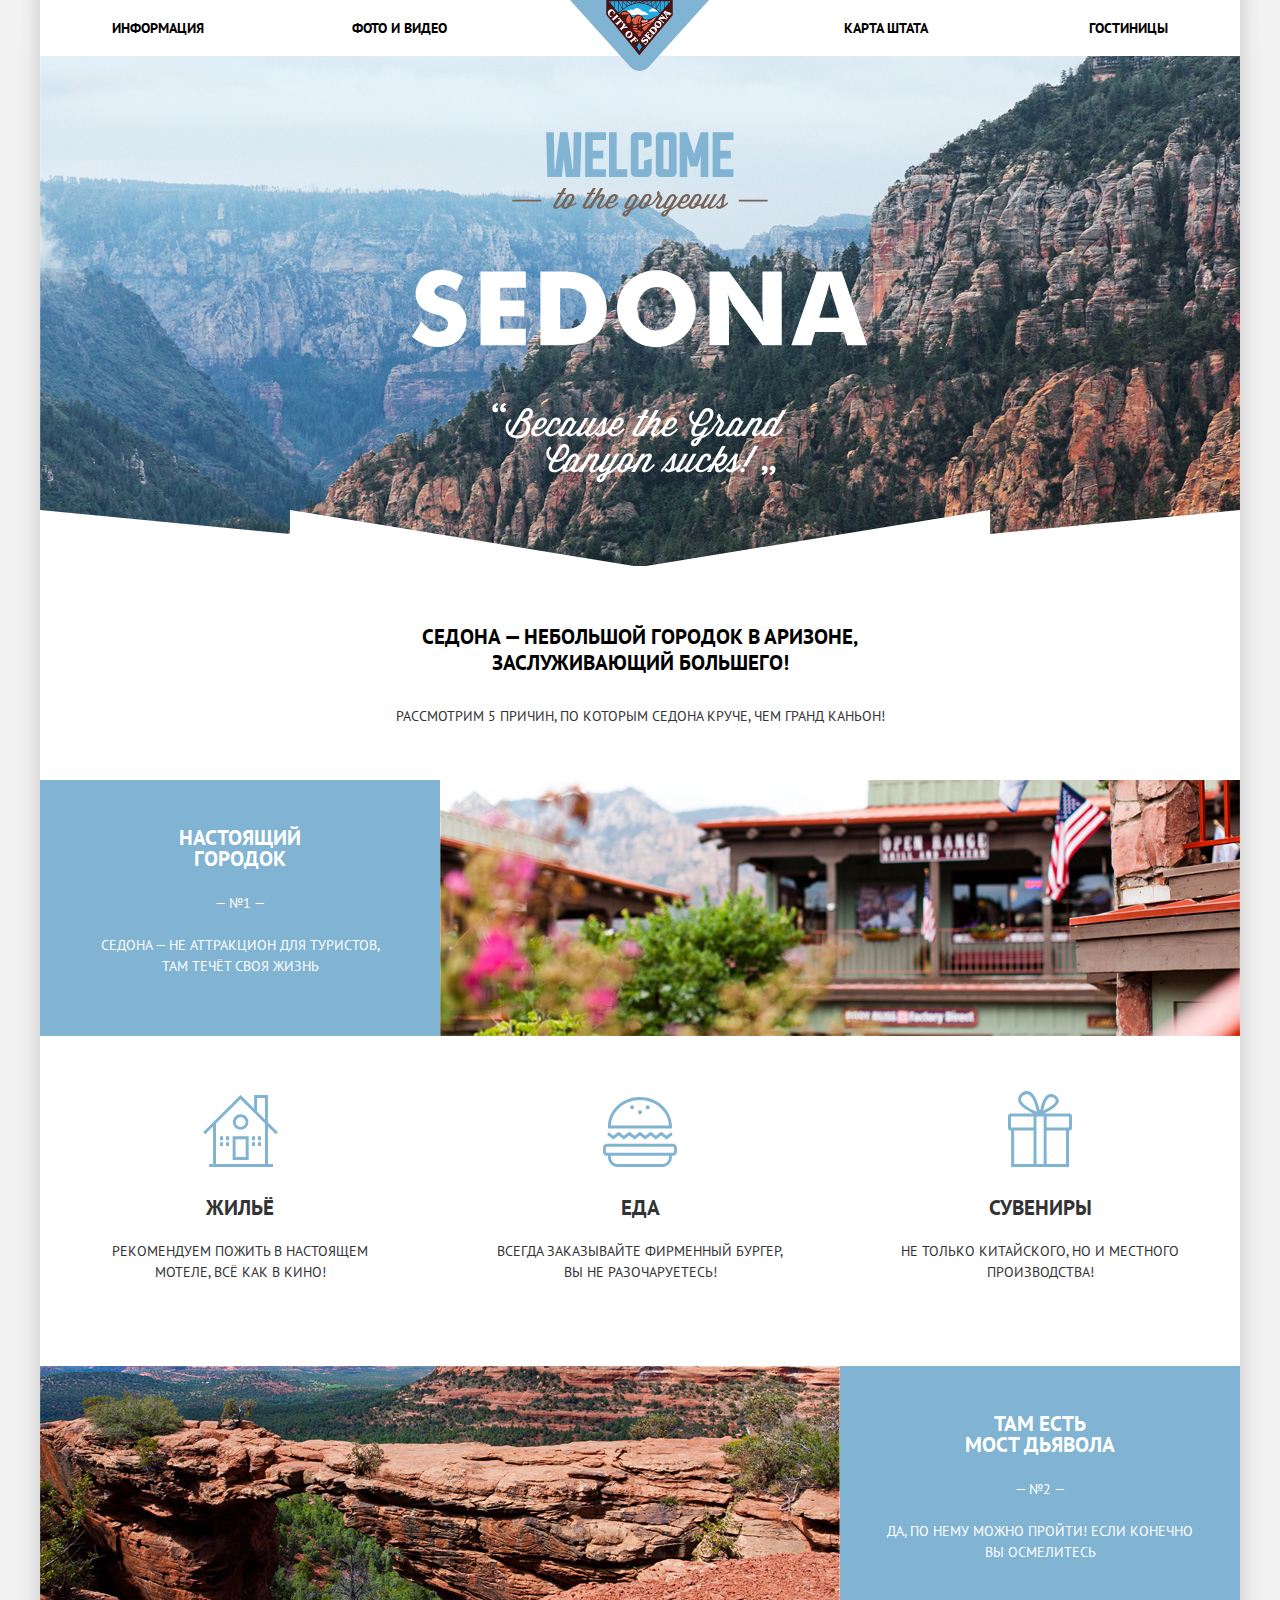
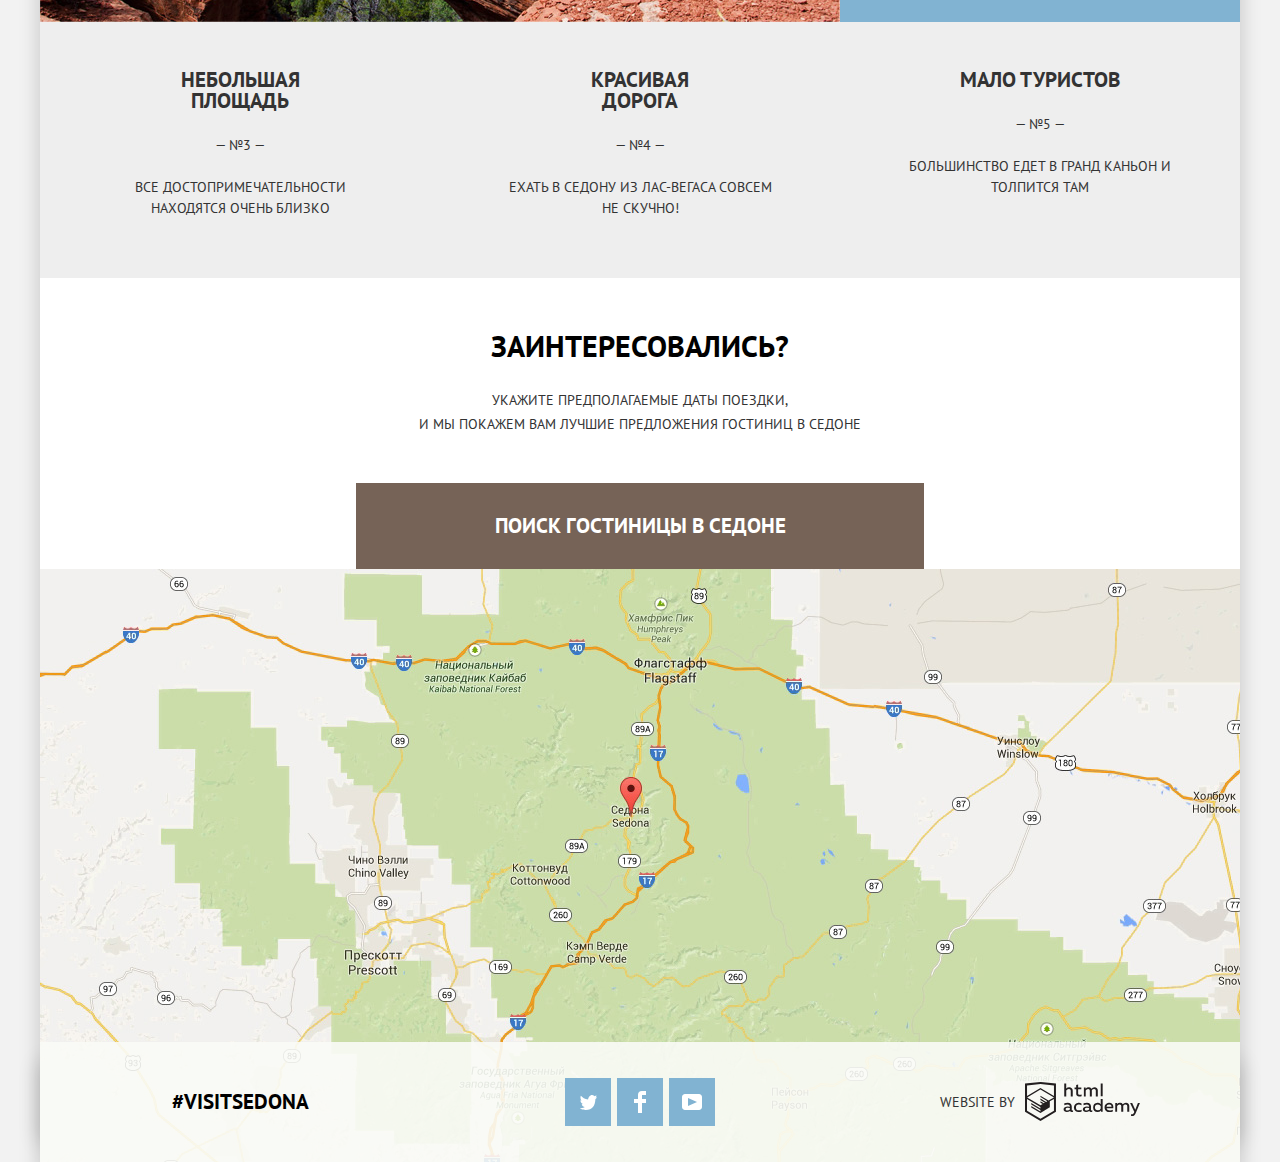
<file: index.html>
<!DOCTYPE html>
<html lang="ru">
  <head>
    <meta charset="utf-8">
    <title>HTML Academy: Седона</title>
    <link href="https://fonts.googleapis.com/css?family=PT+Sans:400,700&amp;subset=latin,cyrillic" rel="stylesheet" type="text/css">
    <link rel="stylesheet" href="css/min-normalize.css">
    <link rel="stylesheet" href="css/min-style.css">
</head>
  <body>
    <header class="main-header">
      <nav class="main-navigation container">
        <a class="main-header-logo" href="index.html"><img src="img/logo-sedona.svg" width="140" height="72" alt="Логотип Sedona"></a>
          <ul class="site-navigation">
            <li><a href="#">Информация</a></li>
            <li><a href="#">Фото и видео</a></li>
            <li><a href="#">Карта штата</a></li>
            <li><a href="hotels.html">Гостиницы</a></li>
          </ul>
      </nav>
    </header>
    <main class="container">
    <h1 class="visually-hidden">Добро пожаловать в Седону!</h1>
     <div class="index-background-fhoto">
    </div>
      <section class="heading-features">
        <h2 class="main-h2">Седона &#8212; небольшой городок в аризоне, заслуживающий большего!</h2>
        <p class="main-reasons">Рассмотрим 5 причин, по которым седона круче, чем гранд каньон!</p>
      </section>
      <section class="features">
             <!-- БЛОК С ПРЕИМУЩИСТВАМИ СЕДОНЫ  -->
             <ul>
               <li class="features-list">
                 <div class="features-list-city">
                   <h4>Настоящий городок</h4>
                   <span>— №1 —</span>
                   <p>Седона — не аттракцион для туристов, там течёт своя жизнь</p>
                 </div>
                 <div class="image-features">
                   <img src="img/balkon.jpg" width="1600" height="800" alt="">
                 </div>
                 <ul class="features-services">
                     <li class="housing">
                       <h4>Жильё</h4>
                        <p>Рекомендуем пожить в настоящем мотеле, всё как в кино!</p>
                     </li>
                     <li class="food">
                       <h4>Еда</h4>
                       <p>Всегда заказывайте фирменный бургер, вы не разочаруетесь!</p>
                     </li>
                     <li class="souvenir">
                       <h4>Сувениры</h4>
                       <p>Не только китайского, но и местного производства!</p>
                     </li>
                 </ul>
               </li>
               <li class="features-list">
                 <div class="image-features">
                   <img src="img/conyon.jpg" width="1600" height="800" alt="">
                 </div>
                 <div class="features-list-city">
                   <h4>Там есть<br> мост дьявола</h4>
                   <span>— №2 —</span>
                   <p>Да, по нему можно пройти! Если конечно вы осмелитесь</p>
                 </div>
               </li>
               <li class="features-list">
                 <div class="features-list-other">
                   <h4>Небольшая площадь</h4>
                   <span>— №3 —</span>
                   <p>Все достопримечательности находятся очень близко</p>
                 </div>
               </li>
               <li class="features-list">
                 <div class="features-list-other">
                   <h4>Красивая дорога</h4>
                   <span>— №4 —</span>
                   <p>Ехать в Седону из Лас-Вегаса совсем не скучно!</p>
                 </div>
               </li>
               <li class="features-list">
                 <div class="features-list-other">
                   <h4>Мало туристов</h4>
                   <span>— №5 —</span>
                   <p>Большинство едет в гранд каньон и толпится там</p>
                 </div>
             </ul>
      </section>
      <section class="hotel-search-offer">
				<b>Заинтересовались?</b>
				<p>Укажите предполагаемые даты поездки,<br>и мы покажем вам лучшие предложения гостиниц в седоне</p>
        <a href="form.html" class="button-open-form">Поиск гостиницы в седоне</a>
        </section>
        <!-- ********************* ФОРМА *******************  -->
        <div class="form-index">
        <form class="index-search-form" action="#" method="post">
          <h2 class="visually-hidden">Быстрый поиск гостиницы</h2>
          <div class="index-search-date">
            <label for="index-form-check-in">Дата заезда:</label>
            <input id="index-form-check-in" type="text" name="check-in" value="24 апреля 2017" placeholder="24 апреля 2017">
            <button class="calendar"></button>
          </div>
          <div class="index-search-date">
            <label for="index-form-check-out">Дата выезда:</label>
            <input id="index-form-check-out" type="text" name="check-out" value="4 июля 2017" placeholder="4 июля 2017">
            <button class="calendar"></button>
          </div>
          <div class="index-search-sum">
            <label for="index-form-adults">Взрослые:</label>
            <div class="form-value-adults">
              <button class="minus" type="button" name="button-minus"></button>
              <input class="value-adults" id="index-form-adults" type="text" name="value-adults" value="2">
              <button class="plus" type="button" name="button-plus"></button>
            </div>
            <label for="index-form-children">Дети:</label>
            <div class="form-value-children">
              <button class="minus" type="button" name="button-minus"></button>
              <input class="value-children" id="index-form-children" type="text" name="value-children" value="0" >
              <button class="plus" type="button" name="button-plus"></button>
            </div>
          </div>
          <button class="index-form-submut" type="submit">Найти</button>
        </form>
        </div>
      <div class="map">
        <iframe src="https://www.google.com/maps/embed?pb=!1m18!1m12!1m3!1d121914.55692968443!2d-111.86386968973775!3d34.86065749576896!2m3!1f0!2f0!3f0!3m2!1i1024!2i768!4f13.1!3m3!1m2!1s0x872da132f942b00d%3A0x5548c523fa6c8efd!2z0KHQtdC00L7QvdCwLCDQkNGA0LjQt9C-0L3QsCA4NjMzNiwg0KHQqNCQ!5e0!3m2!1sru!2sru!4v1552585410731" style="border:0" allowfullscreen></iframe>
        <img src="img/map.jpg" alt="Карта седоны">
      </div>
    </main>
    <footer class="main-footer">
      <div class="container">
        <p class="hashtag">#Visitsedona</p>
        <div class="footer-social">
          <ul>
            <li><a class="social-button twitter" href="#"><span class="visually-hidden">Твитер</span></a></li>
            <li><a class="social-button fb" href="#"><span class="visually-hidden">Фейсбук</span></a></li>
            <li><a class="social-button ytobe" href="#"><span class="visually-hidden">Ютуб</span></a></li>
          </ul>
        </div>
        <div class="footer-copyright">
          <span>Website by</span>
          <a class="logo-htmlacademy" href="https://htmlacademy.ru/intensive/htmlcss"></a>
        </div>
        </div>
    </footer>
    <script src="js/min-openform.js"></script>
  </body>
</html>
</file>
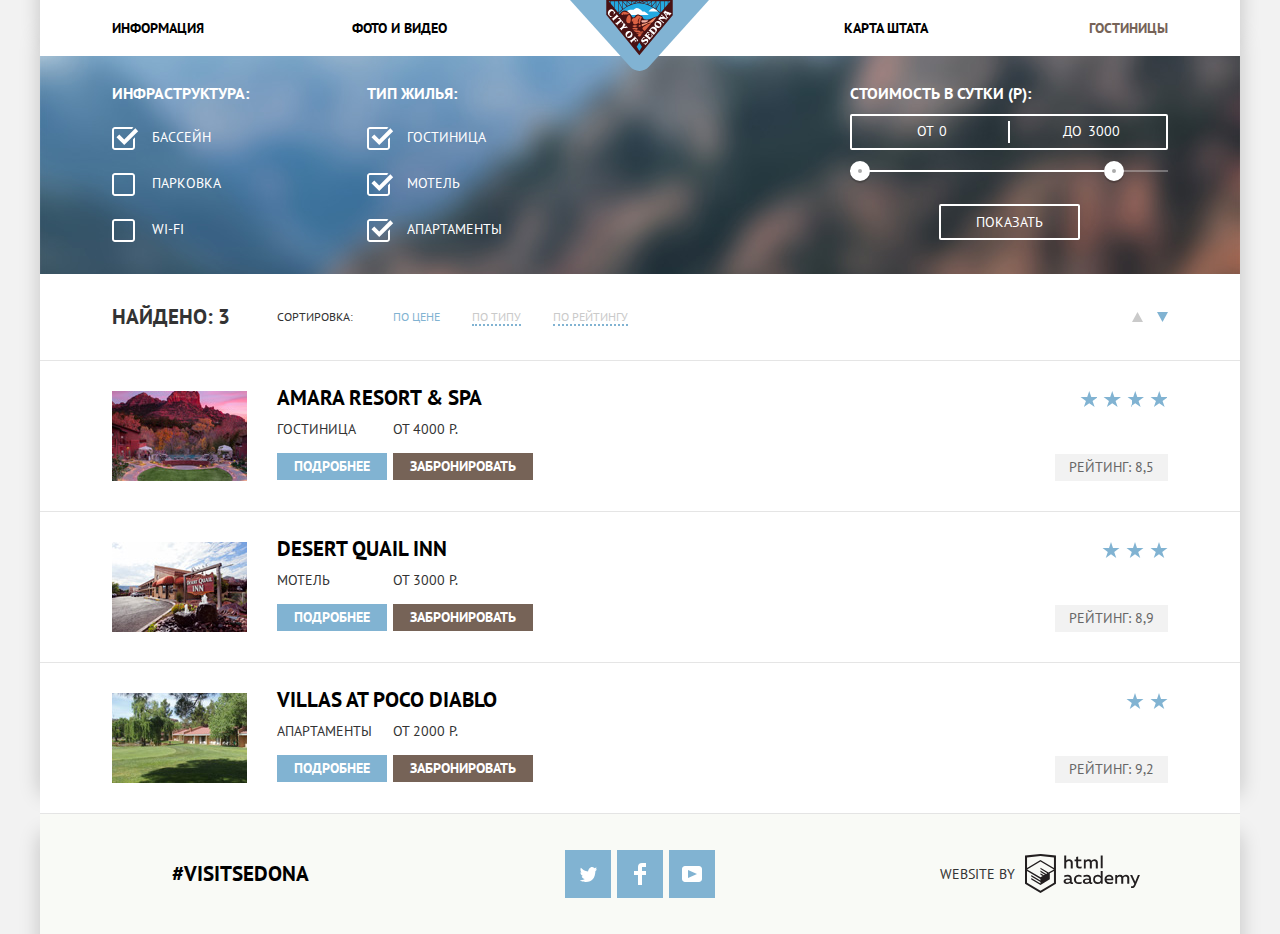
<file: hotels.html>
<!DOCTYPE html>
<html lang="ru">
  <head>
    <meta charset="utf-8">
    <title>HTML Academy: Седона</title>
    <link href="https://fonts.googleapis.com/css?family=PT+Sans:400,700&amp;subset=latin,cyrillic" rel="stylesheet" type="text/css">
    <link rel="stylesheet" href="css/min-normalize.css">
    <link rel="stylesheet" href="css/min-style.css">
</head>
  <body>
    <header class="main-header">
      <nav class="main-navigation container">
      <a class="main-header-logo" href="index.html"><img src="img/logo-sedona.svg" width="140" height="72" alt="Логотип Sedona"></a>
      <ul class="site-navigation">
        <li><a href="#">Информация</a></li>
        <li><a href="#">Фото и видео</a></li>
        <li><a href="#">Карта штата</a></li>
        <li><a class="site-navigation-current" href="#">Гостиницы</a></li>
      </ul>
      </nav>
    </header>
    <main class="container">
      <section class="hotel-filter">
        <form class="main-filter">
          <div class="filter-checkbox">
            <ul>
              <li>Инфраструктура:</li>
              <li>
                <label class="checkbox-main-filter">
                  <input type="checkbox" class="visually-hidden" checked>
                  <span class="checkbox-indicator"></span>
                  Бассейн
                </label>
              </li>
              <li>
                <label class="checkbox-main-filter">
                  <input type="checkbox" class="visually-hidden">
                  <span class="checkbox-indicator"></span>
                  Парковка
                </label>
              </li>
              <li>
                <label class="checkbox-main-filter">
                  <input type="checkbox" class="visually-hidden">
                  <span class="checkbox-indicator"></span>
                  Wi-Fi
                </label>
              </li>
            </ul>
            <ul>
              <li>Тип жилья:</li>
              <li>
                <label class="checkbox-main-filter">
                  <input type="checkbox" class="visually-hidden" checked>
                  <span class="checkbox-indicator"></span>
                  Гостиница
                </label>
              </li>
              <li>
                <label class="checkbox-main-filter">
                  <input type="checkbox" class="visually-hidden" checked>
                  <span class="checkbox-indicator"></span>
                  Мотель
                </label>
              </li>
              <li>
                <label class="checkbox-main-filter">
                  <input type="checkbox" class="visually-hidden" checked>
                  <span class="checkbox-indicator"></span>
                  Апартаменты
                </label>
              </li>
            </ul>
          </div>
          <div class="filter-range">
            <div class="filter-range-title">Стоимость в сутки (р):</div>
            <div class="price-controls">
              <label class="min-price">от <input type="text" name="min-price" value="0"></label>
              <label class="max-price">до <input type="text" name="max-price" value="3000"></label>
            </div>
            <div class="range-controls">
              <div class="scale">
                <div class="bar"></div>
              </div>
              <div class="range-toggle range-toggle-min"></div>
              <div class="range-toggle range-toggle-max"></div>
            </div>
            <button class="btn-transparent" type="submit">Показать</button>
          </div>
        </form>
       <div class="sorting-found">
         <div class="sorting-found-filter">
           <p class="number-of-found">Найдено: 3</p>
           <ul class="">
             <li>Сортировка:</li>
             <li><a href="#" class="sorting-button sorting-active-button">По цене</a></li>
             <li><a href="#" class="sorting-button">По типу</a></li>
             <li><a href="#" class="sorting-button">По рейтингу</a></li>
           </ul>
         </div>
         <div class="sorting-found-minmax">
           <a class="sort-up" href="#"><span class="visually-hidden">Сортировка вверх</span></a>
           <a class="sort-down sort-down-active" href="#"><span class="visually-hidden">Сортировка вниз</span></a>
         </div>
       </div>
      </section>
      <section class="hotel-list">
       <h1 class="visually-hidden">Гостиницы Sedona</h1>
       <ul class="search-results">
         <li class="hotel-search-results">
           <div class="hotel-preview-foto"><a href="img/amara-previe.jpg"><img src="img/amara-previe.jpg" width="135" height="90" alt="Отель Амара ресорт"></a>
           </div>
           <div class="hotel-preview-info">
             <h3><a href="#">Amara Resort &amp; SPA</a></h3>
             <div class="hotel-category-prise">
               <p class="hotel-category">Гостиница</p>
               <p class="hotel-priсe">От 4000 р.</p>
             </div>
             <ul class="hotel-list-button">
               <li><a class="button-detail search-results-button" href="#">Подробнее</a></li>
               <li><a class="button-reservation search-results-button" href="#">Забронировать</a></li>
             </ul>
           </div>
           <div class="hotels-raiting-column">
              <div class="stars-hotel four-stars-hotel"></div>
             <div class="hotel-rating">
               <span>Рейтинг: 8,5</span>
             </div>
           </div>
         </li>
         <li class="hotel-search-results">
           <div class="hotel-preview-foto"><a href="img/desert-previe.jpg"><img src="img/desert-previe.jpg" width="135" height="90" alt="Мотель Десерт"></a>
           </div>
           <div class="hotel-preview-info">
             <h3><a href="#">Desert Quail Inn</a></h3>
             <div class="hotel-category-prise">
               <p class="hotel-category">Мотель</p>
               <p class="hotel-priсe">От 3000 р.</p>
             </div>
             <ul class="hotel-list-button">
               <li><a class="button-detail search-results-button" href="#">Подробнее</a></li>
               <li><a class="button-reservation search-results-button" href="#">Забронировать</a></li>
             </ul>
           </div>
           <div class="hotels-raiting-column">
             <div class="stars-hotel three-stars-hotel"></div>
             <div class="hotel-rating">
               <span>Рейтинг: 8,9</span>
             </div>
           </div>
         </li>
         <li class="hotel-search-results">
           <div class="hotel-preview-foto"><a href="img/pocoDiaplo-previe.jpg"><img src="img/pocodiaplo-previe.jpg" width="135" height="90" alt="Апартаменты Poco Diablo"></a>
           </div>
           <div class="hotel-preview-info">
             <h3><a href="#">Villas at Poco Diablo</a></h3>
             <div class="hotel-category-prise">
               <p class="hotel-category">Апартаменты</p>
               <p class="hotel-priсe">От 2000 р.</p>
             </div>
             <ul class="hotel-list-button">
               <li><a class="button-detail search-results-button" href="#">Подробнее</a></li>
               <li><a class="button-reservation search-results-button" href="#">Забронировать</a></li>
             </ul>
           </div>
           <div class="hotels-raiting-column">
             <div class="stars-hotel two-stars-hotel"></div>
             <div class="hotel-rating">
               <span>Рейтинг: 9,2</span>
             </div>
           </div>
         </li>
       </ul>
      </section>
    </main>
    <footer class="main-footer">
      <div class="container">
        <p class="hashtag">#Visitsedona</p>
        <div class="footer-social">
          <ul>
            <li><a class="social-button twitter" href="#"><span class="visually-hidden">Твитер</span></a></li>
            <li><a class="social-button fb" href="#"><span class="visually-hidden">Фейсбук</span></a></li>
            <li><a class="social-button ytobe" href="#"><span class="visually-hidden">Ютуб</span></a></li>
          </ul>
        </div>
        <div class="footer-copyright">
          <span>Website by</span>
          <a class="logo-htmlacademy" href="https://htmlacademy.ru/intensive/htmlcss"></a>
        </div>
        </div>
    </footer>
  </body>
</html>
</file>
<file: css/min-style.css>
body{margin:0;padding:0;font-family:"PT Sans",Arial,sans-serif;font-size:14px;line-height:21px;font-weight:400;color:#333;text-transform:uppercase;background-color:#f2f2f2}a{text-decoration:none}img{max-width:100%;height:auto}.visually-hidden:not(:focus):not(:active),input[type="checkbox"].visually-hidden,input[type="radio"].visually-hidden{position:absolute;-webkit-clip-path:insert(100%);clip-path:insert(100%);clip:rect(0 0 0 0);width:1px;height:1px;margin:-1px;padding:0;white-space:nowrap;overflow:hidden}.container{width:1200px;margin:0 auto;padding:0;background-color:#fff;-webkit-box-shadow:0 -20px 20px 0 rgba(0,0,0,0.2);box-shadow:0 -20px 20px 0 rgba(0,0,0,0.2)}.main-header-logo{position:absolute;left:50%;margin-left:-70px;width:139px;height:72px}.main-navigation{position:relative;min-height:56px;font-size:14px;line-height:26px;font-weight:700;color:#000;background-color:#fff}.site-navigation{display:-webkit-box;display:-ms-flexbox;display:flex;-ms-flex-wrap:wrap;flex-wrap:wrap;list-style-type:none;margin:0;padding:15px 72px}.site-navigation a{color:#000}.site-navigation a:hover,.site-navigation a:focus{color:#81b3d2}.site-navigation a:active{color:rgba(0,0,0,0.3)}.site-navigation .site-navigation-current{color:#766357}.site-navigation li{width:240px;text-align:left}.site-navigation li:nth-child(3){margin-left:auto}.site-navigation li:nth-child(n+3){text-align:right}.index-background-fhoto{background:url(../img/intro-welcome.svg) no-repeat center 76px,url(../img/intro-mask.svg) no-repeat 0 454px,url(../img/background_photo.jpg) no-repeat 0 -56px;background-size:458px 351px,100%,100%;height:510px}.heading-features{text-align:center;line-height:26px;margin-bottom:51px;padding:0 300px}.heading-features h2{font-size:21px;font-weight:700;color:#000;margin-top:58px;margin-bottom:27px}.features{min-height:1100px;z-index:6}.features *{margin:0;padding:0}.features ul{display:-webkit-box;display:-ms-flexbox;display:flex;-ms-flex-wrap:wrap;flex-wrap:wrap;list-style-type:none}.features .features-list{display:-webkit-box;display:-ms-flexbox;display:flex;-ms-flex-wrap:wrap;flex-wrap:wrap;min-height:256px;text-align:center}.features-list-city{width:400px;min-height:256px;-webkit-box-sizing:border-box;box-sizing:border-box;padding:47px;background-color:#81b3d2;color:#fff}.features-list-other{width:400px;min-height:256px;-webkit-box-sizing:border-box;box-sizing:border-box;padding:47px 60px;background-color:#eee}.features-list .image-features{width:800px;height:256px}.features-list h4{font-size:21px;font-weight:700;line-height:21px;margin-bottom:24px;padding:0 60px}.features-list p{margin-top:21px}.features-services{display:-webkit-box;display:-ms-flexbox;display:flex;-ms-flex-wrap:wrap;flex-wrap:wrap;list-style-type:none;min-height:330px}.features-services li{-webkit-box-sizing:border-box;box-sizing:border-box;padding:47px;width:400px;min-height:330px;text-align:center}.features-services h4{position:relative;font-size:21px;font-weight:700;line-height:21px;margin-top:114px;margin-bottom:23px}.housing h4::after{content:"";position:absolute;left:50%;margin-left:-38px;top:-106px;width:76px;height:76px;background-image:url(../img/icon-1.svg);background-position:bottom center;background-repeat:no-repeat}.food h4::after{content:"";position:absolute;left:50%;margin-left:-38px;top:-106px;width:76px;height:76px;background-image:url(../img/icon-3.svg);background-position:bottom center;background-repeat:no-repeat}.souvenir h4::after{content:"";position:absolute;left:50%;margin-left:-38px;top:-106px;width:76px;height:76px;background-image:url(../img/icon-2.svg);background-position:bottom center;background-repeat:no-repeat}.hotel-search-offer{position:relative;line-height:24px;text-align:center;background-color:#fff;padding-top:48px;z-index:6}.hotel-search-offer b{font-size:30px;font-weight:700;line-height:36px;color:#000}.hotel-search-offer p{margin-bottom:47px;margin-top:24px}.button-open-form{display:block;margin:0 auto;padding:30px 0;width:568px;text-align:center;font-size:21px;font-weight:700;line-height:26px;color:#fff;vertical-align:middle;text-transform:uppercase;background-color:#766357}.button-open-form:hover,.button-open-form:focus{background-color:#604e43}.button-open-form:active{color:rgba(255,255,255,0.7);background-color:#503e33}.map{position:relative;height:593px;margin-bottom:-120px}.form-index{position:relative;z-index:5}.index-search-form{position:absolute;-webkit-box-sizing:border-box;box-sizing:border-box;left:50%;margin-left:-284px;padding:55px;width:568px;min-height:395px;background-color:#fff;-webkit-box-shadow:0 5px 20px 0 rgba(0,0,0,0.2);box-shadow:0 5px 20px 0 rgba(0,0,0,0.2);display:none;z-index:5}@-webkit-keyframes openform{0%{opacity:0;-webkit-transform:translate3d(0,-100%,0);transform:translate3d(0,-100%,0)}}@keyframes openform{0%{opacity:0;-webkit-transform:translate3d(0,-100%,0);transform:translate3d(0,-100%,0)}}.search-form-open{display:block;-webkit-animation-name:openform;animation-name:openform;-webkit-animation-duration:1s;animation-duration:1s;-webkit-animation-fill-mode:both;animation-fill-mode:both;z-index:6}@-webkit-keyframes shake{0%,100%{-webkit-transform:translateX(0);transform:translateX(0)}10%,30%,50%,70%,90%{-webkit-transform:translateX(-10px);transform:translateX(-10px)}20%,40%,60%,80%{-webkit-transform:translateX(10px);transform:translateX(10px)}}@keyframes shake{0%,100%{-webkit-transform:translateX(0);transform:translateX(0)}10%,30%,50%,70%,90%{-webkit-transform:translateX(-10px);transform:translateX(-10px)}20%,40%,60%,80%{-webkit-transform:translateX(10px);transform:translateX(10px)}}.index-form-error{-webkit-animation:shake .6s;animation:shake .6s}.index-search-date,.index-search-sum{position:relative;display:-webkit-box;display:-ms-flexbox;display:flex;-webkit-box-align:center;-ms-flex-align:center;align-items:center;-webkit-box-pack:justify;-ms-flex-pack:justify;justify-content:space-between;margin-bottom:31px;text-align:center;font-size:14px;color:#000;font-weight:700;line-height:normal}.index-search-sum{margin-bottom:55px}.index-search-date input,.index-search-sum input,.index-search-sum button{font:inherit;font-size:14px;color:#000;font-weight:700;line-height:normal;text-transform:uppercase;background-color:#f2f2f2;border:2px solid #f2f2f2}.index-search-date input{-webkit-box-sizing:border-box;box-sizing:border-box;width:346px;height:36px;padding-left:10px;padding-right:38px}.index-search-date button{position:absolute;top:0;right:0;border:none;width:38px;height:36px;background-color:inherit;background-image:url(../img/calendar.svg);background-repeat:no-repeat;background-position:center;background-size:22px 22px}.index-search-date button:hover,.index-search-date button:focus{background-image:url(../img/calendar-black.svg)}.index-search-date button:active{background-image:url(../img/calendar-blue.svg)}.form-value-adults,.form-value-children{display:-webkit-box;display:-ms-flexbox;display:flex}.minus,.plus{position:relative}.minus::after{content:"";position:absolute;top:16px;left:12px;width:11px;height:3px;background-color:#a9a9a9}.plus::after,.plus::before{content:"";position:absolute;top:16px;left:12px;width:11px;height:3px;background-color:#a9a9a9}.plus::before{-webkit-transform:rotate(90deg);-ms-transform:rotate(90deg);transform:rotate(90deg)}.minus:hover::after,.plus:hover::after,.plus:hover::before,.minus:focus::after,.plus:focus::after,.plus:focus::before{background-color:#000}.minus:active::after,.plus:active::after,.plus:active::before{background-color:#81b3d2}.index-search-sum input,.index-search-sum button{-webkit-box-sizing:border-box;box-sizing:border-box;text-align:center;width:38px;height:38px;padding:0;margin:0}.index-search-date input:active,.index-search-date input:hover,.index-search-sum input:active,.index-search-sum input:hover{outline:0;outline-offset:0}.index-search-date input:hover,.index-search-sum input:hover,.index-search-date input:focus,.index-search-sum input:focus{background-color:#ebebeb;border:2px solid #ebebeb}.index-search-date input:active,.index-search-sum input:active{background-color:#fff;border:2px solid ##ebebeb}.index-form-submut{width:100%;height:58px;font:inherit;text-align:center;font-size:21px;font-weight:700;line-height:26px;color:#fff;vertical-align:middle;text-transform:uppercase;background-color:#81b3d2;border:none}.index-form-submut:hover,.index-form-submut:focus{background-color:#669ec0}.index-form-submut:active{color:rgba(255,255,255,0.7);background-color:#5496bd}.hotel-filter{background-color:#5a7381;background-image:url(../img/filter_background.jpg);background-position:0 -56px;background-repeat:no-repeat;min-height:304px}.main-filter{display:-webkit-box;display:-ms-flexbox;display:flex;-webkit-box-pack:justify;-ms-flex-pack:justify;justify-content:space-between;padding:27px 72px 34px}.main-filter :focus{outline:2px solid blue}.filter-checkbox{display:-webkit-box;display:-ms-flexbox;display:flex}.filter-checkbox ul{width:255px;list-style-type:none;margin:0;padding:0}.filter-checkbox li{color:#fff;margin-bottom:25px}.filter-checkbox li:first-child{font-size:16px;line-height:21px;font-weight:600;margin-bottom:23px}.filter-checkbox li:last-child{margin-bottom:0}.checkbox-main-filter{position:relative;-webkit-box-align:center;-ms-flex-align:center;align-items:center;padding-left:40px;cursor:pointer}.checkbox-main-filter input[type="checkbox"] + .checkbox-indicator{position:absolute;top:-2px;left:0;width:28px;height:24px;border:none;background-image:url(../img/checkbox-off.svg);background-position:left;background-repeat:no-repeat}.checkbox-main-filter input[type="checkbox"]:focus + .checkbox-indicator{outline:2px solid blue}.checkbox-main-filter input[type="checkbox"]:checked + .checkbox-indicator{background-image:url(../img/checkbox-on.svg)}.checkbox-main-filter input[type="checkbox"]:disabled + .checkbox-indicator{background-image:url(../img/checkbox-off-gray.svg)}.checkbox-main-filter input[type="checkbox"]:checked:disabled + .checkbox-indicator{background-image:url(../img/checkbox-on-gray.svg)}.filter-range{width:318px;color:#fff;text-transform:uppercase}.filter-range-title{margin-bottom:10px;font-weight:600;font-size:16px;line-height:21px}.price-controls{position:relative;display:-webkit-box;display:-ms-flexbox;height:32px;margin-bottom:20px;font-size:0;border:2px solid #fff;border-radius:2px}.price-controls::after{content:"";position:absolute;top:50%;left:50%;width:2px;height:22px;background:#fff;-webkit-transform:translate(-50%,-50%);-ms-transform:translate(-50%,-50%);transform:translate(-50%,-50%)}.price-controls label{display:inline-block;font-size:14px;line-height:30px;vertical-align:top;cursor:pointer}.price-controls .min-price,.price-controls .max-price{width:81px;padding-left:65px}.price-controls input{width:50px;height:21px;margin:0;line-height:21px;color:inherit;font:inherit;background:none;border:none}.range-controls{position:relative;margin-bottom:32px}.range-controls .scale{height:2px;background:rgba(255,255,255,0.3)}.range-controls .bar{width:80%;height:2px;background:#fff}.range-toggle{position:absolute;top:-9px;width:4px;height:4px;background:#ababab;border:8px solid #fff;border-radius:50%;-webkit-box-shadow:0 2px 1px 0 rgba(0,1,1,0.2);box-shadow:0 2px 1px 0 rgba(0,1,1,0.2);cursor:pointer}.range-toggle:hover,.range-toggle:focus{background:#1c4f80}.range-toggle-min{left:0}.range-toggle-max{left:80%}.btn-transparent{display:block;margin:0 auto;padding:6px 35px;font-size:14px;line-height:20px;color:#fff;text-transform:uppercase;background:transparent;border:2px solid #fff;border-radius:2px;cursor:pointer}.btn-transparent:hover
.btn-transparent:focus{color:#000;background:#fff}.sorting-found{display:-webkit-box;display:-ms-flexbox;display:flex;-webkit-box-align:center;-ms-flex-align:center;align-items:center;min-height:86px;background-color:#fff;margin:0;padding:0 72px}.sorting-found-filter{display:-webkit-box;display:-ms-flexbox;display:flex}.sorting-found-filter .number-of-found{width:135px;margin-right:30px;font-size:21px;line-height:26px;font-weight:600}.sorting-found-filter ul{display:-webkit-box;display:-ms-flexbox;display:flex;-ms-flex-wrap:wrap;flex-wrap:wrap;-webkit-box-align:center;-ms-flex-align:center;align-items:center;font-size:12px;line-height:18px;text-transform:uppercase;list-style-type:none;margin:0;padding:0}.sorting-found-filter li{margin-right:32px}.sorting-found-filter li:first-child{margin-right:40px}.sorting-button{color:#cacaca;border-bottom:2px dotted #81b3d2}.sorting-button:hover,.sorting-button:focus{color:#81b3d2}.sorting-button:active{color:#000;border:none}.sorting-active-button{color:#81b3d2;border:none}.sorting-found-minmax{display:-webkit-box;display:-ms-flexbox;display:flex;-webkit-box-pack:justify;-ms-flex-pack:justify;justify-content:space-between;margin-left:auto;width:36px;height:10px}.sorting-found-minmax a{display:block;width:11px;height:10px}.sorting-found-minmax .sort-up{background-image:url(../img/icon-up-dir-gray.svg);background-repeat:no-repeat;background-position:center}.sorting-found-minmax .sort-up:hover,.sorting-found-minmax .sort-up:focus{background-image:url(../img/icon-up-dir.svg)}.sorting-found-minmax .sort-up:active{background-image:url(../img/icon-up-dir-blue.svg)}.sorting-found-minmax .sort-down{background-image:url(../img/icon-down-dir-gray.svg);background-repeat:no-repeat;background-position:center}.sorting-found-minmax .sort-down:hover
.sorting-found-minmax .sort-down:focus{background-image:url(../img/icon-down-dir.svg)}.sorting-found-minmax .sort-down-active,.sorting-found-minmax .sort-down:active{background-image:url(../img/icon-down-dir-blue.svg)}.hotel-list ul{list-style-type:none;margin:0;padding:0}.hotel-search-results{display:-webkit-box;display:-ms-flexbox;display:flex;padding:30px 72px;border-top:1px solid #e5e5e5}.hotel-search-results:last-child{border-bottom:1px solid #e5e5e5}.hotel-preview-foto{margin-right:30px;height:90px;width:135px}.hotel-preview-info{width:260px}.hotel-preview-info h3,.hotel-preview-info p{margin:0}.hotel-preview-info h3{margin-top:-6px}.hotel-preview-info h3 a{font-size:21px;line-height:26px;font-weight:700;color:#000;background-color:#fff}.hotel-preview-info h3 a:hover,.hotel-preview-info h3 a:focus{color:#81b3d2}.hotel-preview-info h3 a:active{color:rgba(0,0,0,0.3)}.hotel-category-prise{display:-webkit-box;display:-ms-flexbox;display:flex;margin-top:8px;margin-bottom:13px}.hotel-category{min-width:110px;padding-right:6px}.hotel-list-button{display:-webkit-box;display:-ms-flexbox;display:flex}.search-results-button{display:block;padding:3px 17px;margin-right:6px;font:inherit;text-align:center;font-size:14px;font-weight:700;line-height:21px;color:#fff;text-transform:uppercase;border:none}.button-detail{background-color:#81b3d2}.button-detail:hover,.button-detail:focus{background-color:#669ec0}.button-detail:active{color:rgba(255,255,255,0.7);background-color:#5496bd}.button-reservation{background-color:#766357}.button-reservation:hover
.button-reservation:focus{background-color:#604e43}.button-reservation:active{color:rgba(255,255,255,0.7);background-color:#503e33}.hotels-raiting-column{display:-webkit-box;display:-ms-flexbox;display:flex;-webkit-box-orient:vertical;-webkit-box-direction:normal;-ms-flex-direction:column;flex-direction:column;-webkit-box-pack:justify;-ms-flex-pack:justify;justify-content:space-between;margin-left:auto}.stars-hotel{background-image:url(../img/star.svg);background-position:right;background-repeat:space;background-size:18px 16px;width:18px;height:16px;margin-left:auto}.four-stars-hotel{width:88px}.three-stars-hotel{width:66px}.two-stars-hotel{width:42px}.hotels-raiting-column ul{display:-webkit-box;display:-ms-flexbox;display:flex;-webkit-box-pack:end;-ms-flex-pack:end;justify-content:flex-end}.hotel-rating{-webkit-box-pack:end;-ms-flex-pack:end;justify-content:flex-end}.hotel-rating span{display:block;padding:3px 14px;color:#666;background-color:#f2f2f2;text-align:center}.main-footer .container{position:relative;display:-webkit-box;display:-ms-flexbox;display:flex;height:120px;-webkit-box-align:center;-ms-flex-align:center;align-items:center;-ms-flex-pack:distribute;justify-content:space-around;background-color:rgba(249,251,246,0.9);-webkit-box-shadow:none;box-shadow:none;-webkit-box-shadow:0 20px 20px 0 rgba(0,0,0,0.2);box-shadow:0 20px 20px 0 rgba(0,0,0,0.2);z-index:5}.hashtag,.footer-social,.footer-copyright{-webkit-box-flex:1;-ms-flex:1;flex:1;text-align:center}.hashtag{font-size:21px;font-weight:700;line-height:26px;color:#000}.footer-social ul{display:-webkit-box;display:-ms-flexbox;display:flex;-ms-flex-wrap:wrap;flex-wrap:wrap;-webkit-box-pack:justify;-ms-flex-pack:justify;justify-content:space-between;width:150px;margin:0 auto;padding:0;list-style-type:none}.social-button{display:-webkit-box;display:-ms-flexbox;display:flex;width:46px;height:48px;background-color:#81b3d2}.twitter{background-image:url(../img/twitter.svg);background-repeat:no-repeat;background-position:center}.fb{background-image:url(../img/fb-icon.svg);background-repeat:no-repeat;background-position:center}.ytobe{background-image:url(../img/youtube.svg);background-repeat:no-repeat;background-position:center}.social-button:hover,.social-button:focus{background-color:#669ec0}.twitter:active{background-image:url(../img/twitter-blue.svg)}.fb:active{background-image:url(../img/fb-icon-blue.svg)}.ytobe:active{background-image:url(../img/youtube-blue.svg)}.social-button:active{background-color:#5496bd}.footer-copyright{display:-webkit-box;display:-ms-flexbox;display:flex;-webkit-box-align:center;-ms-flex-align:center;align-items:center;-webkit-box-pack:center;-ms-flex-pack:center;justify-content:center}.footer-copyright span{font-size:14px;font-weight:400;line-height:26px;padding-right:10px}.logo-htmlacademy{display:block;width:115px;height:41px;background-image:url(../img/logo-htmlacademy.svg);background-repeat:no-repeat;background-position:center}.logo-htmlacademy:hover,.logo-htmlacademy:focus{background-image:url(../img/logo-htmlacademy-blue.svg)}.logo-htmlacademy:active{background-image:url(../img/logo-htmlacademy-gray.svg)}.map iframe{position:absolute;width:1200px;height:593px;frameborder:0;z-index:1}.map img{position:absolute;width:1200px;height:593px}
</file>
